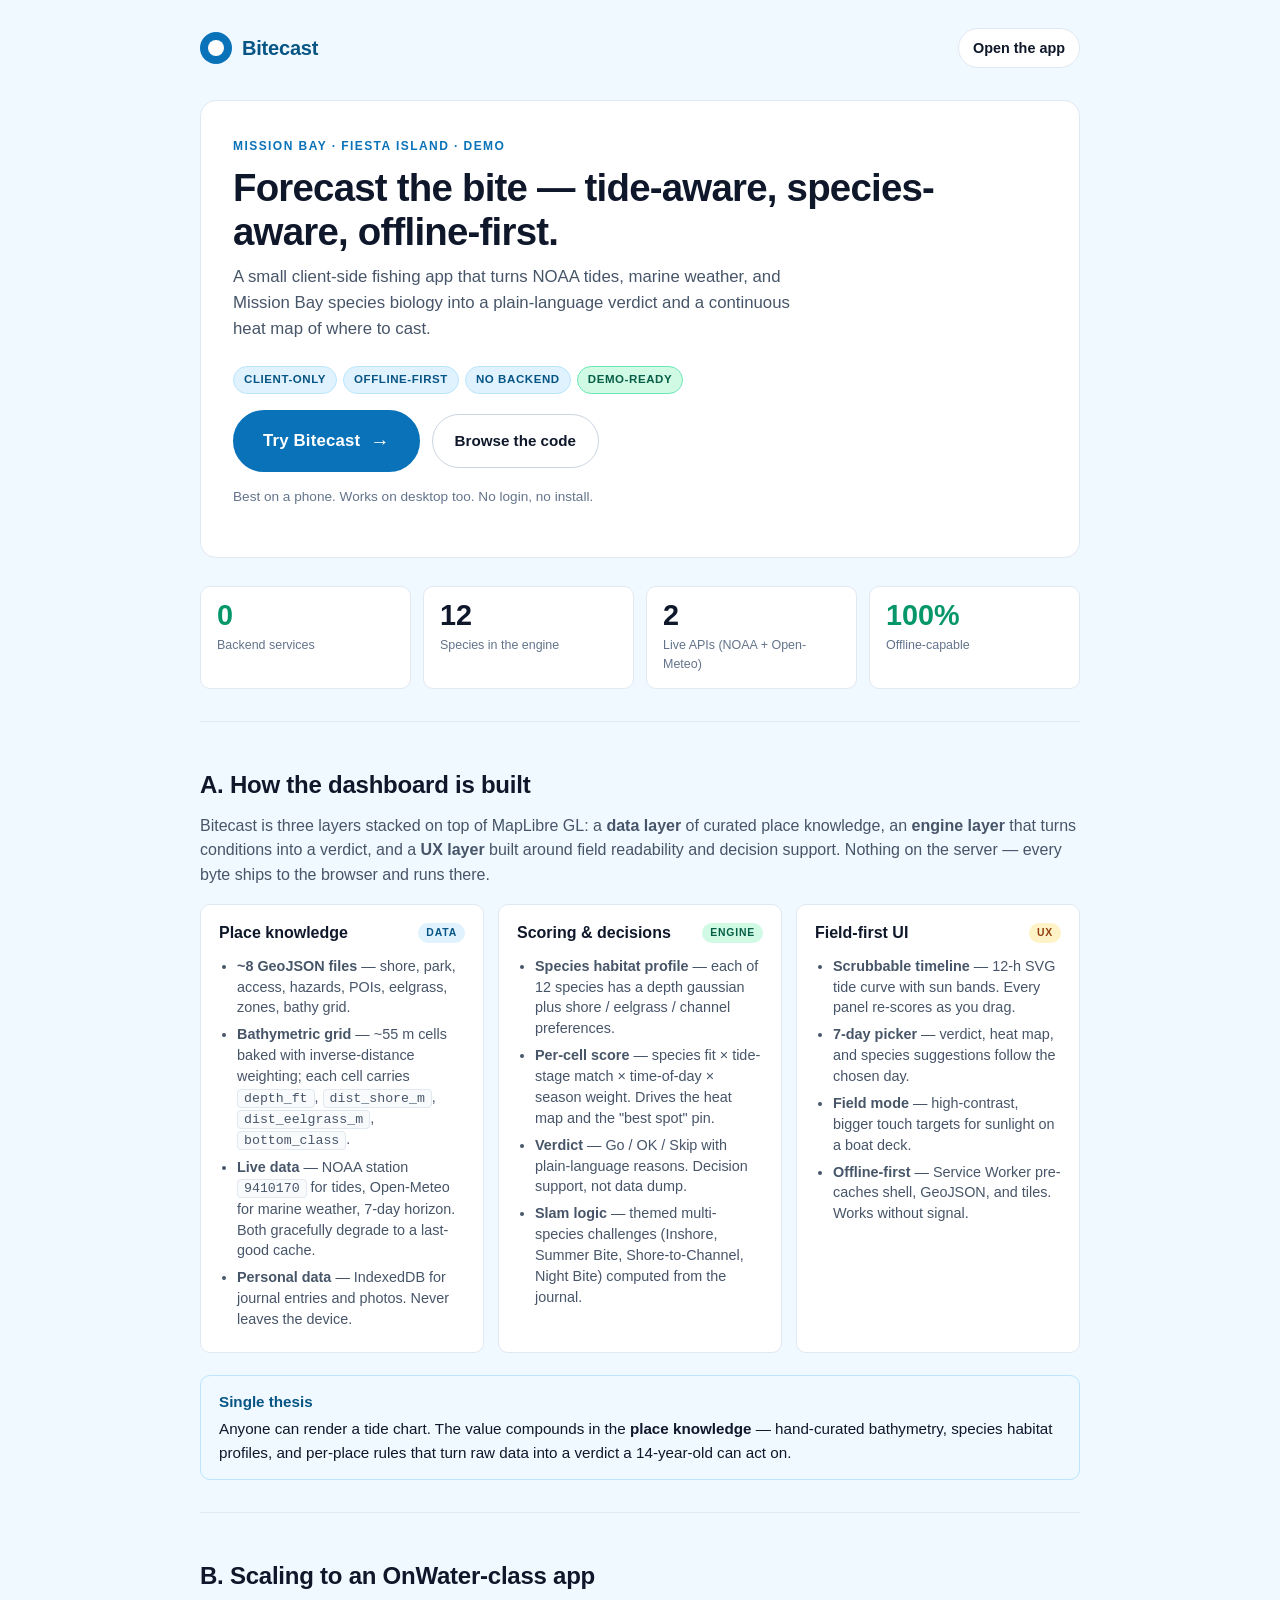
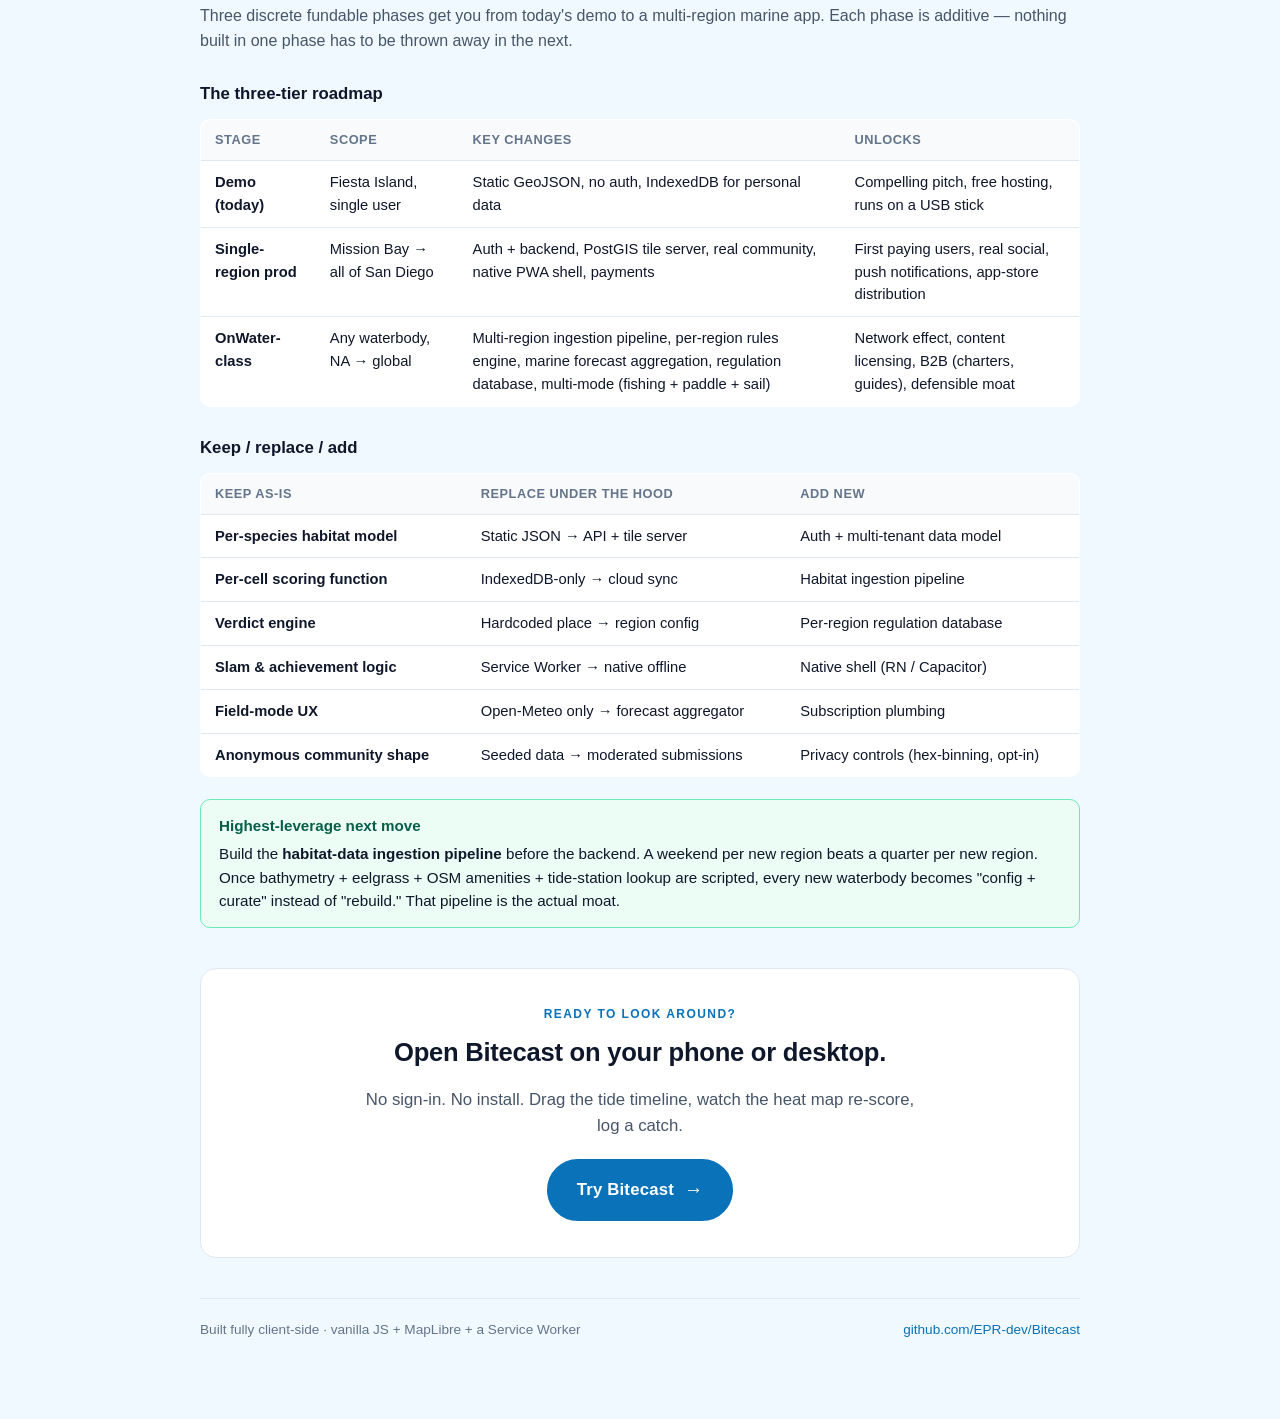
<file: about.html>
<!doctype html>
<html lang="en">
  <head>
    <meta charset="utf-8" />
    <meta name="viewport" content="width=device-width, initial-scale=1, viewport-fit=cover" />
    <title>Bitecast — about</title>
    <meta name="description" content="A client-side fishing app demo for Fiesta Island. Architecture overview, scale path, and a link to try the live app." />

    <!-- Open Graph / link-preview cards for Slack, iMessage, LinkedIn, Gmail, etc. -->
    <meta property="og:type" content="article" />
    <meta property="og:site_name" content="Bitecast" />
    <meta property="og:title" content="Bitecast — architecture & scale path" />
    <meta property="og:description" content="How a tide-aware, species-aware Mission Bay fishing app is built (data + engine + UX) and a concrete 3-tier path to scale it." />
    <meta property="og:url" content="https://epr-dev.github.io/Bitecast/about.html" />
    <meta property="og:image" content="https://epr-dev.github.io/Bitecast/og-image.svg" />
    <meta name="twitter:card" content="summary_large_image" />
    <meta name="twitter:title" content="Bitecast — architecture & scale path" />
    <meta name="twitter:description" content="Mission Bay fishing app demo. How it's built, and a 3-tier path to scale." />
    <meta name="twitter:image" content="https://epr-dev.github.io/Bitecast/og-image.svg" />

    <link rel="icon" href="data:image/svg+xml;utf8,<svg xmlns='http://www.w3.org/2000/svg' viewBox='0 0 16 16'><circle cx='8' cy='8' r='6' fill='%230a72b8'/></svg>" />
    <style>
      :root {
        --bg: #f0f9ff;
        --surface: #ffffff;
        --surface-2: #f8fafc;
        --border: #e2e8f0;
        --border-strong: #cbd5e1;
        --ink-1: #0f172a;
        --ink-2: #475569;
        --ink-3: #64748b;
        --accent: #0a72b8;
        --accent-dark: #075584;
        --accent-soft: #e0f2fe;
        --teal: #0d9488;
        --teal-soft: #ccfbf1;
        --go: #059669;
        --warning: #d97706;
        --danger: #dc2626;
        --radius-sm: 6px;
        --radius-md: 10px;
        --radius-lg: 16px;
      }
      * { box-sizing: border-box; }
      html, body { margin: 0; padding: 0; background: var(--bg); color: var(--ink-1); }
      body {
        font-family: -apple-system, BlinkMacSystemFont, "Segoe UI", Roboto, "Helvetica Neue", Arial, sans-serif;
        line-height: 1.55;
        -webkit-font-smoothing: antialiased;
      }
      a { color: var(--accent); text-decoration: none; }
      a:hover { text-decoration: underline; }
      code {
        font-family: ui-monospace, SFMono-Regular, Menlo, monospace;
        font-size: 0.92em;
        background: var(--surface-2);
        border: 1px solid var(--border);
        padding: 1px 6px;
        border-radius: 4px;
      }
      .wrap { max-width: 920px; margin: 0 auto; padding: 28px 20px 80px; }

      /* Site header */
      .site-head {
        display: flex;
        align-items: center;
        justify-content: space-between;
        gap: 12px;
        margin-bottom: 32px;
      }
      .brand {
        display: inline-flex;
        align-items: center;
        gap: 10px;
        text-decoration: none;
        color: var(--ink-1);
      }
      .brand-mark {
        width: 32px;
        height: 32px;
        border-radius: 50%;
        background: var(--accent);
        display: inline-block;
        position: relative;
      }
      .brand-mark::after {
        content: "";
        position: absolute;
        inset: 8px;
        border-radius: 50%;
        background: var(--surface);
      }
      .brand-name {
        font-weight: 800;
        font-size: 1.25rem;
        letter-spacing: -0.01em;
        color: var(--accent-dark);
      }
      .nav-link {
        font-weight: 600;
        font-size: 0.9rem;
        padding: 8px 14px;
        border-radius: 999px;
        border: 1px solid var(--border);
        background: var(--surface);
        color: var(--ink-1);
      }

      /* Hero CTA — the BIG demo button */
      .hero {
        background: var(--surface);
        border: 1px solid var(--border);
        border-radius: var(--radius-lg);
        padding: 36px 32px;
        margin-bottom: 28px;
        position: relative;
        overflow: hidden;
      }
      .hero-eyebrow {
        font-size: 0.75rem;
        font-weight: 800;
        letter-spacing: 0.12em;
        text-transform: uppercase;
        color: var(--accent);
        margin-bottom: 10px;
      }
      .hero-title {
        font-size: 2rem;
        font-weight: 800;
        letter-spacing: -0.02em;
        margin: 0 0 10px;
        color: var(--ink-1);
        line-height: 1.15;
      }
      .hero-sub {
        font-size: 1.05rem;
        color: var(--ink-2);
        margin: 0 0 24px;
        max-width: 60ch;
      }
      .cta-row {
        display: flex;
        flex-wrap: wrap;
        gap: 12px;
        align-items: center;
      }
      .cta-primary {
        display: inline-flex;
        align-items: center;
        gap: 10px;
        background: var(--accent);
        color: #ffffff;
        font-weight: 800;
        font-size: 1.05rem;
        padding: 16px 28px;
        border-radius: 999px;
        border: 2px solid var(--accent);
        text-decoration: none;
        letter-spacing: 0.01em;
        transition: transform 80ms ease, background 120ms ease;
      }
      .cta-primary:hover {
        background: var(--accent-dark);
        text-decoration: none;
        transform: translateY(-1px);
      }
      .cta-primary .arrow {
        font-size: 1.2rem;
        line-height: 1;
        display: inline-block;
        transition: transform 120ms ease;
      }
      .cta-primary:hover .arrow { transform: translateX(3px); }
      .cta-secondary {
        display: inline-flex;
        align-items: center;
        gap: 8px;
        background: var(--surface);
        color: var(--ink-1);
        font-weight: 700;
        font-size: 0.95rem;
        padding: 14px 22px;
        border-radius: 999px;
        border: 1px solid var(--border-strong);
        text-decoration: none;
      }
      .cta-secondary:hover {
        text-decoration: none;
        border-color: var(--accent);
        color: var(--accent-dark);
      }
      .cta-hint {
        margin-top: 14px;
        font-size: 0.85rem;
        color: var(--ink-3);
      }
      .hero-pills {
        display: flex;
        flex-wrap: wrap;
        gap: 6px;
        margin-bottom: 16px;
      }
      .pill {
        font-size: 0.72rem;
        font-weight: 700;
        letter-spacing: 0.05em;
        text-transform: uppercase;
        padding: 4px 10px;
        border-radius: 999px;
        background: var(--accent-soft);
        color: var(--accent-dark);
        border: 1px solid #bae6fd;
      }
      .pill.success { background: #d1fae5; color: #065f46; border-color: #6ee7b7; }

      /* Sections */
      h2 {
        font-size: 1.5rem;
        font-weight: 800;
        letter-spacing: -0.01em;
        margin: 44px 0 10px;
        color: var(--ink-1);
      }
      h2 + p { margin-top: 0; color: var(--ink-2); }
      h3 {
        font-size: 1.05rem;
        font-weight: 800;
        letter-spacing: 0;
        margin: 28px 0 8px;
        color: var(--ink-1);
      }
      .lead { font-size: 1.05rem; }
      .divider {
        height: 1px;
        background: var(--border);
        margin: 32px 0;
        border: none;
      }

      .stat-grid {
        display: grid;
        grid-template-columns: repeat(4, minmax(0, 1fr));
        gap: 12px;
        margin: 20px 0 8px;
      }
      .stat {
        background: var(--surface);
        border: 1px solid var(--border);
        border-radius: var(--radius-md);
        padding: 14px 16px;
      }
      .stat-val {
        font-size: 1.8rem;
        font-weight: 800;
        color: var(--ink-1);
        line-height: 1;
      }
      .stat-val.success { color: var(--go); }
      .stat-label {
        font-size: 0.78rem;
        color: var(--ink-3);
        margin-top: 6px;
      }
      @media (max-width: 700px) {
        .stat-grid { grid-template-columns: repeat(2, minmax(0, 1fr)); }
      }

      .pillar-grid {
        display: grid;
        grid-template-columns: repeat(3, minmax(0, 1fr));
        gap: 14px;
      }
      @media (max-width: 800px) {
        .pillar-grid { grid-template-columns: 1fr; }
      }
      .pillar {
        background: var(--surface);
        border: 1px solid var(--border);
        border-radius: var(--radius-md);
        padding: 16px 18px;
      }
      .pillar-head {
        display: flex;
        align-items: center;
        justify-content: space-between;
        margin-bottom: 10px;
      }
      .pillar-name {
        font-weight: 800;
        font-size: 1rem;
        color: var(--ink-1);
      }
      .tag {
        font-size: 0.65rem;
        font-weight: 800;
        text-transform: uppercase;
        letter-spacing: 0.08em;
        padding: 2px 8px;
        border-radius: 999px;
      }
      .tag-data { background: var(--accent-soft); color: var(--accent-dark); }
      .tag-engine { background: #d1fae5; color: #065f46; }
      .tag-ux { background: #fef3c7; color: #92400e; }
      .pillar ul {
        margin: 0;
        padding-left: 18px;
        font-size: 0.9rem;
        color: var(--ink-2);
      }
      .pillar li { margin-bottom: 6px; line-height: 1.45; }

      /* Callout */
      .callout {
        border: 1px solid;
        border-radius: var(--radius-md);
        padding: 14px 18px;
        margin: 22px 0;
      }
      .callout-info { background: #f0f9ff; border-color: #bae6fd; }
      .callout-success { background: #ecfdf5; border-color: #6ee7b7; }
      .callout-warning { background: #fffbeb; border-color: #fde68a; }
      .callout-title {
        font-weight: 800;
        font-size: 0.95rem;
        margin-bottom: 4px;
      }
      .callout-info .callout-title { color: var(--accent-dark); }
      .callout-success .callout-title { color: #065f46; }
      .callout-warning .callout-title { color: #92400e; }
      .callout p { margin: 0; color: var(--ink-1); font-size: 0.95rem; }

      /* Table */
      table {
        width: 100%;
        border-collapse: collapse;
        background: var(--surface);
        border: 1px solid var(--border);
        border-radius: var(--radius-md);
        overflow: hidden;
        margin: 12px 0 22px;
        font-size: 0.92rem;
      }
      thead {
        background: var(--surface-2);
      }
      th, td {
        text-align: left;
        padding: 10px 14px;
        border-bottom: 1px solid var(--border);
        vertical-align: top;
      }
      th {
        font-size: 0.8rem;
        font-weight: 800;
        letter-spacing: 0.04em;
        text-transform: uppercase;
        color: var(--ink-3);
      }
      td:first-child { font-weight: 700; color: var(--ink-1); }
      tr:last-child td { border-bottom: none; }
      @media (max-width: 700px) {
        table { font-size: 0.85rem; }
        th, td { padding: 8px 10px; }
      }

      /* Footer */
      .site-foot {
        margin-top: 40px;
        padding-top: 20px;
        border-top: 1px solid var(--border);
        font-size: 0.85rem;
        color: var(--ink-3);
        display: flex;
        flex-wrap: wrap;
        justify-content: space-between;
        gap: 12px;
      }

      /* Sticky inline mini-CTA when scrolled */
      @media (min-width: 800px) {
        .hero-title { font-size: 2.4rem; }
      }
    </style>
  </head>
  <body>
    <div class="wrap">

      <header class="site-head">
        <a class="brand" href="./" aria-label="Bitecast home">
          <span class="brand-mark" aria-hidden="true"></span>
          <span class="brand-name">Bitecast</span>
        </a>
        <a class="nav-link" href="./">Open the app</a>
      </header>

      <!-- HERO CTA -->
      <section class="hero">
        <div class="hero-eyebrow">Mission Bay · Fiesta Island · demo</div>
        <h1 class="hero-title">Forecast the bite — tide-aware, species-aware, offline-first.</h1>
        <p class="hero-sub">
          A small client-side fishing app that turns NOAA tides, marine weather, and Mission Bay
          species biology into a plain-language verdict and a continuous heat map of where to cast.
        </p>
        <div class="hero-pills">
          <span class="pill">Client-only</span>
          <span class="pill">Offline-first</span>
          <span class="pill">No backend</span>
          <span class="pill success">Demo-ready</span>
        </div>
        <div class="cta-row">
          <a class="cta-primary" href="https://epr-dev.github.io/Bitecast/">
            Try Bitecast <span class="arrow">→</span>
          </a>
          <a class="cta-secondary" href="https://github.com/EPR-dev/Bitecast">
            Browse the code
          </a>
        </div>
        <p class="cta-hint">Best on a phone. Works on desktop too. No login, no install.</p>
      </section>

      <div class="stat-grid">
        <div class="stat"><div class="stat-val success">0</div><div class="stat-label">Backend services</div></div>
        <div class="stat"><div class="stat-val">12</div><div class="stat-label">Species in the engine</div></div>
        <div class="stat"><div class="stat-val">2</div><div class="stat-label">Live APIs (NOAA + Open-Meteo)</div></div>
        <div class="stat"><div class="stat-val success">100%</div><div class="stat-label">Offline-capable</div></div>
      </div>

      <hr class="divider" />

      <h2>A. How the dashboard is built</h2>
      <p>
        Bitecast is three layers stacked on top of MapLibre GL: a <strong>data layer</strong> of curated
        place knowledge, an <strong>engine layer</strong> that turns conditions into a verdict, and a
        <strong>UX layer</strong> built around field readability and decision support. Nothing on the
        server — every byte ships to the browser and runs there.
      </p>

      <div class="pillar-grid">
        <article class="pillar">
          <div class="pillar-head">
            <span class="pillar-name">Place knowledge</span>
            <span class="tag tag-data">Data</span>
          </div>
          <ul>
            <li><strong>~8 GeoJSON files</strong> — shore, park, access, hazards, POIs, eelgrass, zones, bathy grid.</li>
            <li><strong>Bathymetric grid</strong> — ~55 m cells baked with inverse-distance weighting; each cell carries <code>depth_ft</code>, <code>dist_shore_m</code>, <code>dist_eelgrass_m</code>, <code>bottom_class</code>.</li>
            <li><strong>Live data</strong> — NOAA station <code>9410170</code> for tides, Open-Meteo for marine weather, 7-day horizon. Both gracefully degrade to a last-good cache.</li>
            <li><strong>Personal data</strong> — IndexedDB for journal entries and photos. Never leaves the device.</li>
          </ul>
        </article>
        <article class="pillar">
          <div class="pillar-head">
            <span class="pillar-name">Scoring & decisions</span>
            <span class="tag tag-engine">Engine</span>
          </div>
          <ul>
            <li><strong>Species habitat profile</strong> — each of 12 species has a depth gaussian plus shore / eelgrass / channel preferences.</li>
            <li><strong>Per-cell score</strong> — species fit × tide-stage match × time-of-day × season weight. Drives the heat map and the "best spot" pin.</li>
            <li><strong>Verdict</strong> — Go / OK / Skip with plain-language reasons. Decision support, not data dump.</li>
            <li><strong>Slam logic</strong> — themed multi-species challenges (Inshore, Summer Bite, Shore-to-Channel, Night Bite) computed from the journal.</li>
          </ul>
        </article>
        <article class="pillar">
          <div class="pillar-head">
            <span class="pillar-name">Field-first UI</span>
            <span class="tag tag-ux">UX</span>
          </div>
          <ul>
            <li><strong>Scrubbable timeline</strong> — 12-h SVG tide curve with sun bands. Every panel re-scores as you drag.</li>
            <li><strong>7-day picker</strong> — verdict, heat map, and species suggestions follow the chosen day.</li>
            <li><strong>Field mode</strong> — high-contrast, bigger touch targets for sunlight on a boat deck.</li>
            <li><strong>Offline-first</strong> — Service Worker pre-caches shell, GeoJSON, and tiles. Works without signal.</li>
          </ul>
        </article>
      </div>

      <div class="callout callout-info">
        <div class="callout-title">Single thesis</div>
        <p>Anyone can render a tide chart. The value compounds in the <strong>place knowledge</strong> — hand-curated bathymetry, species habitat profiles, and per-place rules that turn raw data into a verdict a 14-year-old can act on.</p>
      </div>

      <hr class="divider" />

      <h2>B. Scaling to an OnWater-class app</h2>
      <p>
        Three discrete fundable phases get you from today's demo to a multi-region marine app.
        Each phase is additive — nothing built in one phase has to be thrown away in the next.
      </p>

      <h3>The three-tier roadmap</h3>
      <table>
        <thead>
          <tr>
            <th>Stage</th>
            <th>Scope</th>
            <th>Key changes</th>
            <th>Unlocks</th>
          </tr>
        </thead>
        <tbody>
          <tr>
            <td>Demo (today)</td>
            <td>Fiesta Island, single user</td>
            <td>Static GeoJSON, no auth, IndexedDB for personal data</td>
            <td>Compelling pitch, free hosting, runs on a USB stick</td>
          </tr>
          <tr>
            <td>Single-region prod</td>
            <td>Mission Bay → all of San Diego</td>
            <td>Auth + backend, PostGIS tile server, real community, native PWA shell, payments</td>
            <td>First paying users, real social, push notifications, app-store distribution</td>
          </tr>
          <tr>
            <td>OnWater-class</td>
            <td>Any waterbody, NA → global</td>
            <td>Multi-region ingestion pipeline, per-region rules engine, marine forecast aggregation, regulation database, multi-mode (fishing + paddle + sail)</td>
            <td>Network effect, content licensing, B2B (charters, guides), defensible moat</td>
          </tr>
        </tbody>
      </table>

      <h3>Keep / replace / add</h3>
      <table>
        <thead>
          <tr>
            <th>Keep as-is</th>
            <th>Replace under the hood</th>
            <th>Add new</th>
          </tr>
        </thead>
        <tbody>
          <tr>
            <td>Per-species habitat model</td>
            <td>Static JSON → API + tile server</td>
            <td>Auth + multi-tenant data model</td>
          </tr>
          <tr>
            <td>Per-cell scoring function</td>
            <td>IndexedDB-only → cloud sync</td>
            <td>Habitat ingestion pipeline</td>
          </tr>
          <tr>
            <td>Verdict engine</td>
            <td>Hardcoded place → region config</td>
            <td>Per-region regulation database</td>
          </tr>
          <tr>
            <td>Slam & achievement logic</td>
            <td>Service Worker → native offline</td>
            <td>Native shell (RN / Capacitor)</td>
          </tr>
          <tr>
            <td>Field-mode UX</td>
            <td>Open-Meteo only → forecast aggregator</td>
            <td>Subscription plumbing</td>
          </tr>
          <tr>
            <td>Anonymous community shape</td>
            <td>Seeded data → moderated submissions</td>
            <td>Privacy controls (hex-binning, opt-in)</td>
          </tr>
        </tbody>
      </table>

      <div class="callout callout-success">
        <div class="callout-title">Highest-leverage next move</div>
        <p>
          Build the <strong>habitat-data ingestion pipeline</strong> before the backend. A weekend per new region beats a quarter per new region. Once bathymetry + eelgrass + OSM amenities + tide-station lookup are scripted, every new waterbody becomes "config + curate" instead of "rebuild." That pipeline is the actual moat.
        </p>
      </div>

      <!-- BOTTOM CTA — second highlight of the demo link -->
      <section class="hero" style="margin-top: 40px; text-align: center;">
        <div class="hero-eyebrow">Ready to look around?</div>
        <h2 style="margin: 8px 0 14px; font-size: 1.6rem;">Open Bitecast on your phone or desktop.</h2>
        <p class="hero-sub" style="margin: 0 auto 20px;">
          No sign-in. No install. Drag the tide timeline, watch the heat map re-score, log a catch.
        </p>
        <div class="cta-row" style="justify-content: center;">
          <a class="cta-primary" href="https://epr-dev.github.io/Bitecast/">
            Try Bitecast <span class="arrow">→</span>
          </a>
        </div>
      </section>

      <footer class="site-foot">
        <span>Built fully client-side · vanilla JS + MapLibre + a Service Worker</span>
        <span>
          <a href="https://github.com/EPR-dev/Bitecast">github.com/EPR-dev/Bitecast</a>
        </span>
      </footer>

    </div>
  </body>
</html>
</file>
